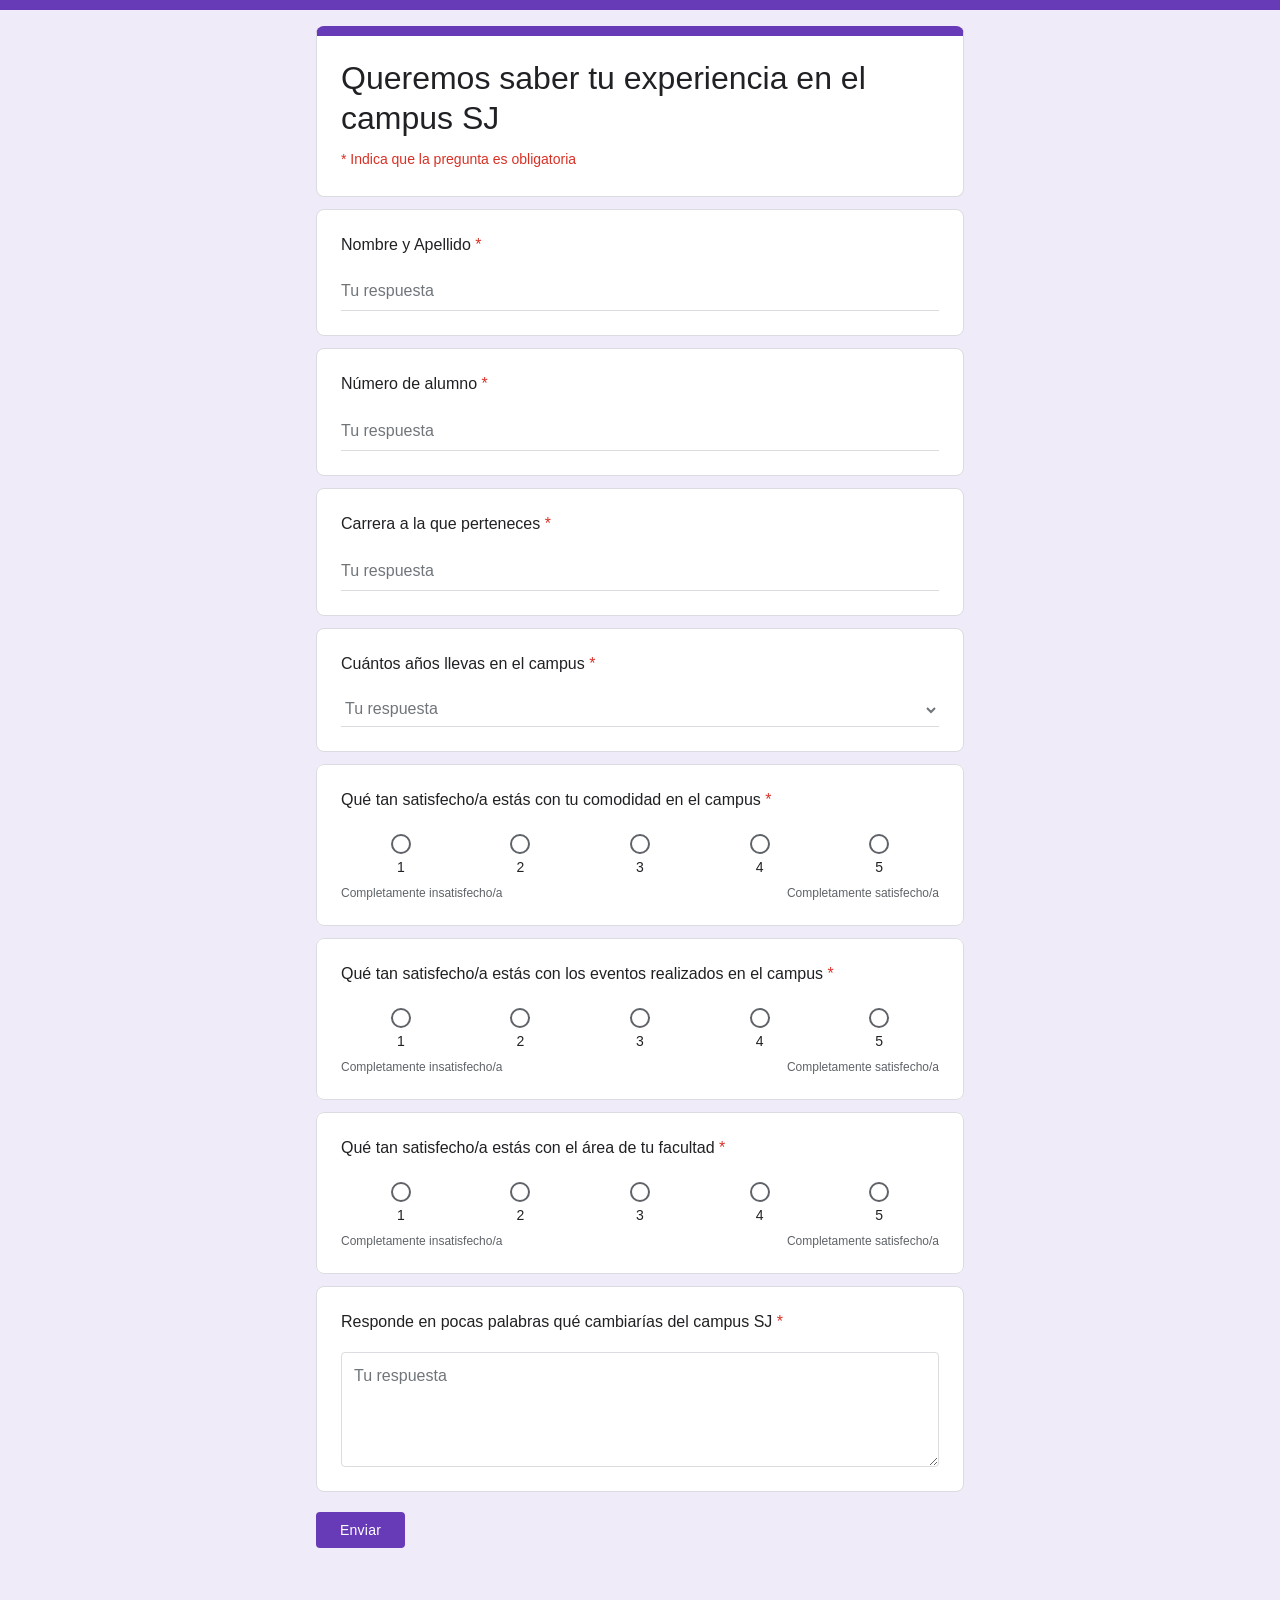
<file: docs/index.html>
<!DOCTYPE html>
<html lang="es">
<head>
  <meta charset="utf-8">
  <meta name="viewport" content="width=device-width, initial-scale=1">
  <meta name="robots" content="noindex, nofollow">
  <title>Queremos saber tu experiencia en el campus SJ</title>
  <link rel="stylesheet" href="styles.css">
</head>
<body>
  <div class="top-bar"></div>

  <main class="page">
    <form id="formulario" class="form" autocomplete="off">
      <section class="card title-card">
        <h1>Queremos saber tu experiencia en el campus SJ</h1>
        <p class="required-note">* Indica que la pregunta es obligatoria</p>
      </section>

      <section class="card question">
        <label for="nombre">Nombre y Apellido</label>
        <input type="text" id="nombre" placeholder="Tu respuesta" required autocomplete="off">
      </section>

      <section class="card question">
        <label for="numero-alumno">Número de alumno</label>
        <input type="text" id="numero-alumno" placeholder="Tu respuesta" required autocomplete="off">
      </section>

      <section class="card question">
        <label for="carrera">Carrera a la que perteneces</label>
        <input type="text" id="carrera" placeholder="Tu respuesta" required autocomplete="off">
      </section>

      <section class="card question">
        <label for="anios">Cuántos años llevas en el campus</label>
        <select id="anios" required>
          <option value="" disabled selected hidden>Tu respuesta</option>
          <option value="0">0</option>
          <option value="1">1</option>
          <option value="2">2</option>
          <option value="3">3</option>
          <option value="4">4</option>
          <option value="5">5 o más+</option>
        </select>
      </section>

      <fieldset class="card question scale-question">
        <legend>Qué tan satisfecho/a estás con tu comodidad en el campus</legend>
        <div class="scale">
          <label class="scale-item"><input type="radio" name="comodidad" value="1" required><span>1</span></label>
          <label class="scale-item"><input type="radio" name="comodidad" value="2"><span>2</span></label>
          <label class="scale-item"><input type="radio" name="comodidad" value="3"><span>3</span></label>
          <label class="scale-item"><input type="radio" name="comodidad" value="4"><span>4</span></label>
          <label class="scale-item"><input type="radio" name="comodidad" value="5"><span>5</span></label>
        </div>
        <div class="scale-ends">
          <span>Completamente insatisfecho/a</span>
          <span>Completamente satisfecho/a</span>
        </div>
      </fieldset>

      <fieldset class="card question scale-question">
        <legend>Qué tan satisfecho/a estás con los eventos realizados en el campus</legend>
        <div class="scale">
          <label class="scale-item"><input type="radio" name="eventos" value="1" required><span>1</span></label>
          <label class="scale-item"><input type="radio" name="eventos" value="2"><span>2</span></label>
          <label class="scale-item"><input type="radio" name="eventos" value="3"><span>3</span></label>
          <label class="scale-item"><input type="radio" name="eventos" value="4"><span>4</span></label>
          <label class="scale-item"><input type="radio" name="eventos" value="5"><span>5</span></label>
        </div>
        <div class="scale-ends">
          <span>Completamente insatisfecho/a</span>
          <span>Completamente satisfecho/a</span>
        </div>
      </fieldset>

      <fieldset class="card question scale-question">
        <legend>Qué tan satisfecho/a estás con el área de tu facultad</legend>
        <div class="scale">
          <label class="scale-item"><input type="radio" name="facultad" value="1" required><span>1</span></label>
          <label class="scale-item"><input type="radio" name="facultad" value="2"><span>2</span></label>
          <label class="scale-item"><input type="radio" name="facultad" value="3"><span>3</span></label>
          <label class="scale-item"><input type="radio" name="facultad" value="4"><span>4</span></label>
          <label class="scale-item"><input type="radio" name="facultad" value="5"><span>5</span></label>
        </div>
        <div class="scale-ends">
          <span>Completamente insatisfecho/a</span>
          <span>Completamente satisfecho/a</span>
        </div>
      </fieldset>

      <section class="card question">
        <label for="cambio">Responde en pocas palabras qué cambiarías del campus SJ</label>
        <textarea id="cambio" rows="4" placeholder="Tu respuesta" required></textarea>
      </section>

      <div class="actions">
        <button type="submit">Enviar</button>
      </div>
    </form>

    <section id="resultado" class="card result" hidden aria-live="polite">
      <p class="result-message">Esto era una simulación realizada para el curso "Seguridad Computacional", para investigar cuántas personas caen en Phishing mediante escaneo de códigos QR y cuántos efectivamente ceden sus datos. Tus datos no fueron enviados ni guardados, el fin solamente era ese</p>

      <div class="counter">
        <p class="counter-label">Cantidad de personas que escanearon el QR:</p>
        <p class="counter-value" id="contador-escaneos">&mdash;</p>
      </div>

      <div class="counter">
        <p class="counter-label">Cantidad de personas que cedieron sus datos:</p>
        <p class="counter-value" id="contador-datos">&mdash;</p>
      </div>
    </section>
  </main>

  <script src="app.js"></script>
</body>
</html>
</file>
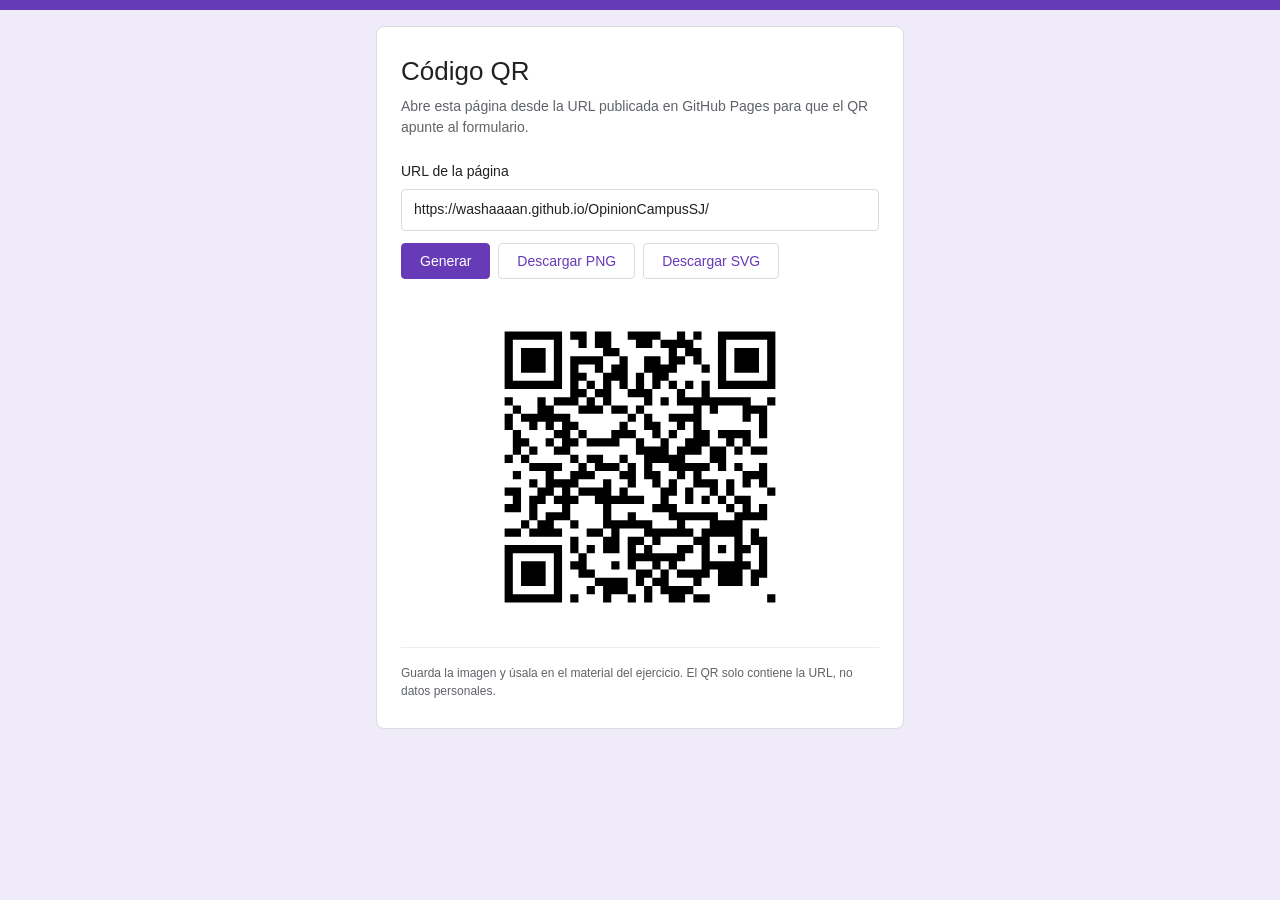
<file: docs/qr.html>
<!DOCTYPE html>
<html lang="es">
<head>
  <meta charset="utf-8">
  <meta name="viewport" content="width=device-width, initial-scale=1">
  <meta name="robots" content="noindex, nofollow">
  <title>Código QR</title>
  <link rel="stylesheet" href="styles.css">
  <style>
    .qr-page {
      max-width: 560px;
    }

    .qr-card {
      padding: 28px 24px;
    }

    .qr-card h1 {
      margin: 0 0 8px;
      font-size: 26px;
      font-weight: 400;
      line-height: 1.25;
    }

    .qr-help {
      margin: 0 0 24px;
      font-size: 14px;
      line-height: 1.5;
      color: var(--muted);
    }

    .qr-field label {
      display: block;
      margin-bottom: 8px;
      font-size: 14px;
      color: var(--text);
    }

    .qr-field input {
      width: 100%;
      border: 1px solid var(--border);
      border-radius: 4px;
      padding: 10px 12px;
      font: inherit;
      font-size: 14px;
      color: var(--text);
      outline: none;
    }

    .qr-field input:focus {
      border: 2px solid var(--purple);
      padding: 9px 11px;
    }

    .qr-actions {
      display: flex;
      flex-wrap: wrap;
      gap: 8px;
      margin-top: 12px;
    }

    .qr-button {
      border: 1px solid var(--border);
      border-radius: 4px;
      background: #fff;
      padding: 9px 18px;
      font-family: inherit;
      font-size: 14px;
      font-weight: 500;
      color: var(--purple);
      cursor: pointer;
    }

    .qr-button:hover {
      background: #f8f5fd;
      border-color: #d2c4ea;
    }

    .qr-button.primary {
      border-color: var(--purple);
      background: var(--purple);
      color: #fff;
    }

    .qr-button.primary:hover {
      background: var(--purple-dark);
    }

    .qr-preview {
      display: flex;
      justify-content: center;
      margin: 28px 0 8px;
    }

    .qr-preview svg {
      width: 100%;
      max-width: 320px;
      height: auto;
      display: block;
    }

    .qr-note {
      margin: 20px 0 0;
      padding-top: 16px;
      border-top: 1px solid #eee;
      font-size: 12px;
      line-height: 1.5;
      color: var(--muted);
    }
  </style>
</head>
<body>
  <div class="top-bar"></div>

  <main class="page qr-page">
    <section class="card qr-card">
      <h1>Código QR</h1>
      <p class="qr-help">Abre esta página desde la URL publicada en GitHub Pages para que el QR apunte al formulario.</p>

      <div class="qr-field">
        <label for="url">URL de la página</label>
        <input type="url" id="url" spellcheck="false" autocomplete="off">
      </div>

      <div class="qr-actions">
        <button type="button" class="qr-button primary" id="generar">Generar</button>
        <button type="button" class="qr-button" id="descargar-png" hidden>Descargar PNG</button>
        <button type="button" class="qr-button" id="descargar-svg" hidden>Descargar SVG</button>
      </div>

      <div class="qr-preview" id="qr"></div>

      <p class="qr-note">Guarda la imagen y úsala en el material del ejercicio. El QR solo contiene la URL, no datos personales.</p>
    </section>
  </main>

  <script src="vendor/qrcode.js"></script>
  <script>
    (function () {
      'use strict';

      var urlInput = document.getElementById('url');
      var qrBox = document.getElementById('qr');
      var pngButton = document.getElementById('descargar-png');
      var svgButton = document.getElementById('descargar-svg');
      var currentQR = null;

      function initialURL() {
        return 'https://washaaaan.github.io/OpinionCampusSJ/';
      }

      function setDownloadsVisible(visible) {
        pngButton.hidden = !visible;
        svgButton.hidden = !visible;
      }

      function render() {
        var value = urlInput.value.trim();

        if (!value) {
          qrBox.innerHTML = '';
          currentQR = null;
          setDownloadsVisible(false);
          return;
        }

        try {
          var qr = window.qrcode(0, 'M');
          qr.addData(value);
          qr.make();

          qrBox.innerHTML = qr.createSvgTag({
            cellSize: 8,
            margin: 24,
            scalable: true,
            alt: 'Código QR con la URL del formulario',
            title: 'Código QR'
          });

          currentQR = qr;
          setDownloadsVisible(true);
        } catch (error) {
          qrBox.textContent = 'No se pudo generar el código QR.';
          currentQR = null;
          setDownloadsVisible(false);
        }
      }

      function download(blob, filename) {
        var link = document.createElement('a');
        var objectURL = URL.createObjectURL(blob);

        link.href = objectURL;
        link.download = filename;
        document.body.appendChild(link);
        link.click();
        document.body.removeChild(link);
        URL.revokeObjectURL(objectURL);
      }

      pngButton.addEventListener('click', function () {
        if (!currentQR) {
          return;
        }

        var link = document.createElement('a');
        link.href = currentQR.createDataURL(16, 64);
        link.download = 'qr-campus-sj.png';
        document.body.appendChild(link);
        link.click();
        document.body.removeChild(link);
      });

      svgButton.addEventListener('click', function () {
        if (!currentQR) {
          return;
        }

        var svg = currentQR.createSvgTag({
          cellSize: 16,
          margin: 64,
          scalable: false,
          alt: 'Código QR con la URL del formulario',
          title: 'Código QR'
        });

        download(
          new Blob(['<?xml version="1.0" encoding="UTF-8"?>\n' + svg], { type: 'image/svg+xml;charset=utf-8' }),
          'qr-campus-sj.svg'
        );
      });

      document.getElementById('generar').addEventListener('click', render);
      urlInput.addEventListener('keydown', function (event) {
        if (event.key === 'Enter') {
          event.preventDefault();
          render();
        }
      });

      urlInput.value = initialURL();
      render();
    })();
  </script>
</body>
</html>
</file>
<file: docs/styles.css>
:root {
  --purple: #673ab7;
  --purple-dark: #5b32a3;
  --bg: #f0ebf8;
  --border: #dadce0;
  --text: #202124;
  --muted: #5f6368;
}

* {
  box-sizing: border-box;
}

html,
body {
  margin: 0;
  padding: 0;
}

body {
  min-height: 100vh;
  background: var(--bg);
  color: var(--text);
  font-family: Roboto, "Segoe UI", Arial, Helvetica, sans-serif;
  font-size: 16px;
  line-height: 1.4;
  -webkit-font-smoothing: antialiased;
}

.top-bar {
  height: 10px;
  background: var(--purple);
}

.page {
  width: 100%;
  max-width: 680px;
  margin: 0 auto;
  padding: 16px 16px 72px;
}

[hidden] {
  display: none !important;
}

.card {
  background: #fff;
  border: 1px solid var(--border);
  border-radius: 8px;
  padding: 24px;
  margin-bottom: 12px;
}

.title-card {
  border-top: 10px solid var(--purple);
  padding: 22px 24px 26px;
}

.title-card h1 {
  margin: 0;
  font-size: 32px;
  font-weight: 400;
  line-height: 1.25;
  letter-spacing: 0;
  overflow-wrap: anywhere;
}

.required-note {
  margin: 12px 0 0;
  font-size: 14px;
  line-height: 1.4;
  color: #d93025;
}

.question {
  margin: 0 0 12px;
}

.question > label,
.question > legend {
  display: block;
  margin: 0 0 18px;
  padding: 0;
  font-size: 16px;
  font-weight: 400;
  line-height: 1.4;
  color: var(--text);
}

.question > label::after,
.question > legend::after {
  content: " *";
  color: #d93025;
}

.question input::placeholder,
.question textarea::placeholder {
  color: #70757a;
  opacity: 1;
}

.question select:invalid {
  color: #70757a;
}

.question select option {
  color: var(--text);
}

.question input[type="text"] {
  width: 100%;
  border: 0;
  border-bottom: 1px solid var(--border);
  border-radius: 0;
  background: transparent;
  padding: 6px 0 8px;
  font: inherit;
  color: var(--text);
  outline: none;
}

.question select {
  width: 100%;
  border: 0;
  border-bottom: 1px solid var(--border);
  border-radius: 0;
  background: transparent;
  padding: 6px 0 8px;
  font: inherit;
  color: var(--text);
  outline: none;
  cursor: pointer;
}

.question textarea {
  display: block;
  width: 100%;
  min-height: 112px;
  border: 1px solid var(--border);
  border-radius: 4px;
  background: #fff;
  padding: 12px;
  font: inherit;
  color: var(--text);
  resize: vertical;
  outline: none;
}

.question input[type="text"]:focus,
.question select:focus {
  border-bottom: 2px solid var(--purple);
  padding-bottom: 7px;
}

.question textarea:focus {
  border: 2px solid var(--purple);
  padding: 11px;
}

.question input[type="text"]:invalid,
.question select:invalid,
.question textarea:invalid {
  box-shadow: none;
}

.scale-question {
  min-width: 0;
  margin: 0 0 12px;
}

.scale-question legend {
  float: left;
  width: 100%;
}

.scale-question legend + * {
  clear: both;
}

.scale {
  display: flex;
  align-items: flex-start;
  justify-content: space-between;
  gap: 4px;
  padding: 4px 2px 0;
}

.scale-item {
  display: flex;
  flex: 1;
  flex-direction: column;
  align-items: center;
  gap: 6px;
  cursor: pointer;
  -webkit-user-select: none;
  user-select: none;
}

.scale-item input[type="radio"] {
  -webkit-appearance: none;
  appearance: none;
  width: 20px;
  height: 20px;
  margin: 0;
  border: 2px solid var(--muted);
  border-radius: 50%;
  background: #fff;
  cursor: pointer;
  transition: border-color 0.12s ease, background 0.12s ease;
}

.scale-item input[type="radio"]:checked {
  border-color: var(--purple);
  background: radial-gradient(circle, var(--purple) 0 44%, #fff 47% 100%);
}

.scale-item input[type="radio"]:focus-visible {
  outline: 2px solid var(--purple);
  outline-offset: 3px;
}

.scale-item span {
  font-size: 14px;
  line-height: 1;
  color: var(--text);
}

.scale-ends {
  display: flex;
  justify-content: space-between;
  gap: 16px;
  margin-top: 12px;
  font-size: 12px;
  line-height: 1.3;
  color: var(--muted);
}

.scale-ends span:last-child {
  text-align: right;
}

.actions {
  display: flex;
  justify-content: flex-start;
  margin-top: 20px;
}

.actions button {
  border: 0;
  border-radius: 4px;
  background: var(--purple);
  padding: 10px 24px;
  font-family: inherit;
  font-size: 14px;
  font-weight: 500;
  letter-spacing: 0.25px;
  color: #fff;
  cursor: pointer;
  transition: background 0.15s ease, box-shadow 0.15s ease;
}

.actions button:hover {
  background: var(--purple-dark);
  box-shadow: 0 1px 3px rgba(60, 64, 67, 0.3);
}

.actions button:focus-visible {
  outline: 2px solid var(--purple-dark);
  outline-offset: 2px;
}

.actions button:disabled {
  opacity: 0.7;
  cursor: default;
  box-shadow: none;
}

.result {
  margin-top: 4px;
  padding: 32px 24px;
}

.result-message {
  margin: 0;
  font-size: 16px;
  line-height: 1.6;
  color: var(--text);
}

.counter {
  margin-top: 32px;
}

.counter-label {
  margin: 0 0 4px;
  font-size: 16px;
  line-height: 1.4;
  color: var(--text);
}

.counter-value {
  margin: 0;
  font-size: 36px;
  font-weight: 500;
  line-height: 1.2;
  color: var(--purple);
  font-variant-numeric: tabular-nums;
}

@media (max-width: 480px) {
  .page {
    padding: 10px 10px 48px;
  }

  .card {
    padding: 20px 16px;
  }

  .title-card {
    padding: 18px 16px 22px;
  }

  .title-card h1 {
    font-size: 26px;
  }

  .result {
    padding: 24px 16px;
  }
}
</file>
